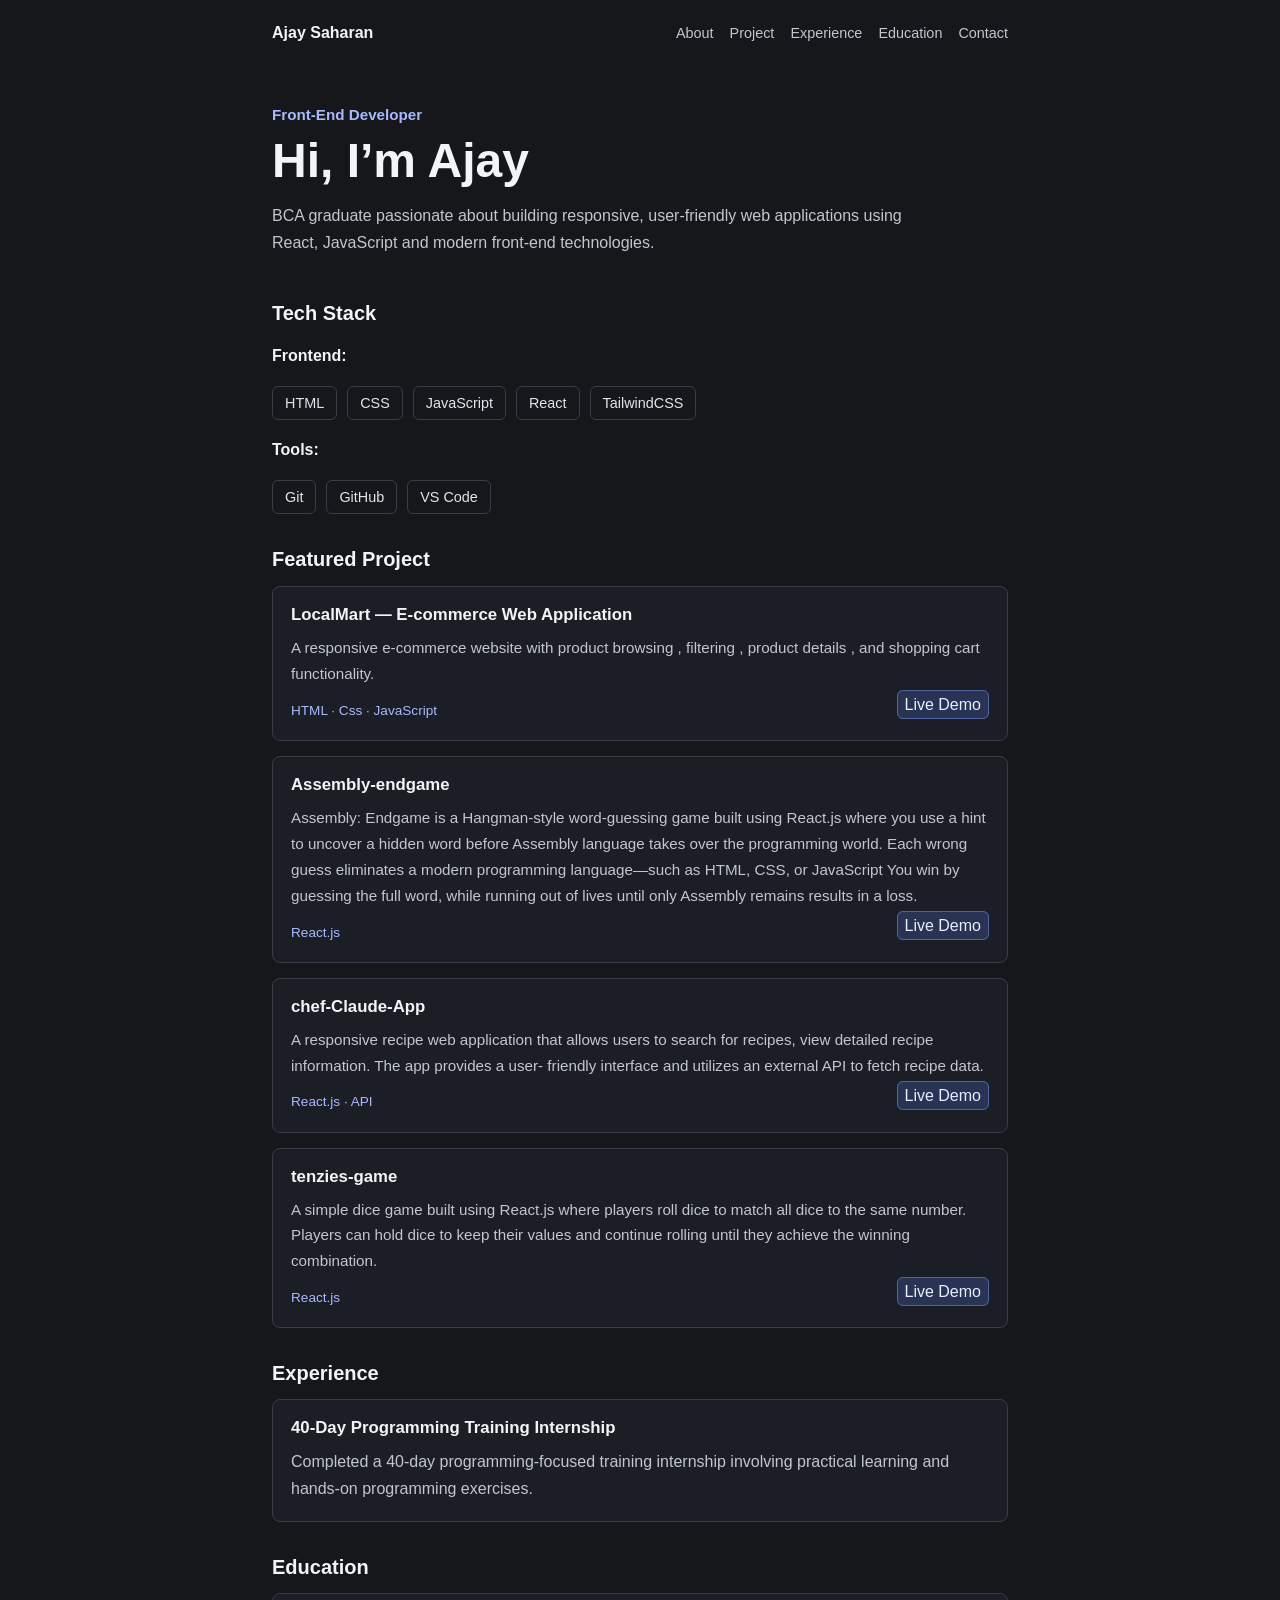
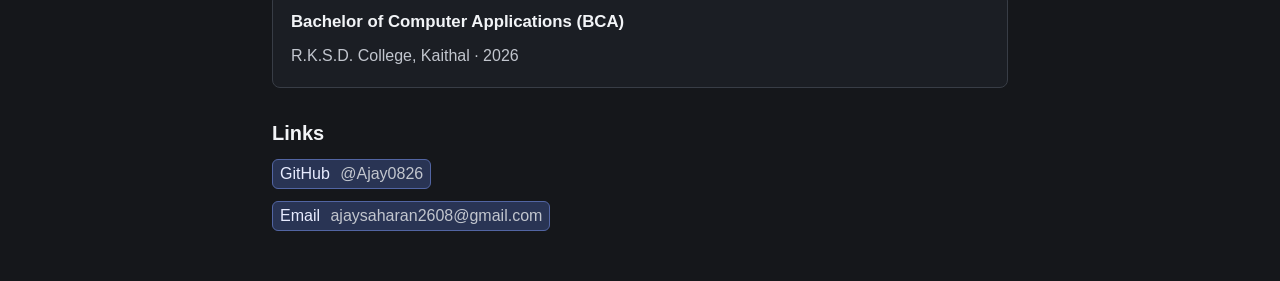
<file: index.html>
<!doctype html>
<html lang="en">
  <head>
    <meta charset="UTF-8" />
    <meta name="viewport" content="width=device-width, initial-scale=1.0" />
    <title>Ajay Saharan | Portfolio</title>
    <link rel="stylesheet" href="portifolio.css" />
  </head>
  <body>
    <div class="page-shell">
      <header class="topbar">
        <a class="brand" href="#about">Ajay Saharan</a>
        <nav class="nav">
          <a href="#about">About</a>
          <a href="#work">Project</a>
          <a href="#experience">Experience</a>
          <a href="#education">Education</a>
          <a href="#contact">Contact</a>
        </nav>
      </header>

      <main class="content">
        <section class="hero" id="about">
          <p class="eyebrow">Front-End Developer</p>
          <h1>Hi, I’m Ajay</h1>
          <p class="hero-description">
            BCA graduate passionate about building responsive, user-friendly web
            applications using React, JavaScript and modern front-end
            technologies.
          </p>
        </section>

        <section class="info-block">
          <h2>Tech Stack</h2>
          <h4>Frontend:</h4>
          <div class="skills-list" aria-label="Technologies">
            <span class="skill-tag">HTML</span>
            <span class="skill-tag">CSS</span>
            <span class="skill-tag">JavaScript</span>
            <span class="skill-tag">React</span>
            <span class="skill-tag">TailwindCSS</span>
          </div>
          <h4>Tools:</h4>
          <div class="skills-list" aria-label="Technologies_Tool">
            <span class="skill-tag">Git</span>
            <span class="skill-tag">GitHub</span>
            <span class="skill-tag">VS Code</span>
          </div>
        </section>

        <section class="projects-section" id="work">
          <h2>Featured Project</h2>
          <div class="projects-grid">
            <article class="project-card">
              <h3>LocalMart — E-commerce Web Application</h3>
              <p>
                A responsive e-commerce website with product browsing ,
                filtering , product details , and shopping cart functionality.
              </p>
              <div class="project-tech-link">
                <p class="project-tech">HTML · Css · JavaScript</p>
                <span class="project-card_span"
                  ><a
                    href="https://local-mart-three.vercel.app/"
                    target="_blank"
                    >Live Demo</a
                  ></span
                >
              </div>
            </article>
          </div>
          <div class="projects-grid">
            <article class="project-card">
              <h3>Assembly-endgame</h3>
              <p>
                Assembly: Endgame is a Hangman-style word-guessing game built
                using React.js where you use a hint to uncover a hidden word
                before Assembly language takes over the programming world. Each
                wrong guess eliminates a modern programming language—such as
                HTML, CSS, or JavaScript You win by guessing the full word,
                while running out of lives until only Assembly remains results
                in a loss.
              </p>
              <div class="project-tech-link">
                <p class="project-tech">React.js</p>
                <span class="project-card_span"
                  ><a
                    href="https://react-omega-one-36.vercel.app/"
                    target="_blank"
                    >Live Demo</a
                  ></span
                >
              </div>
            </article>
          </div>
          <div class="projects-grid">
            <article class="project-card">
              <h3>chef-Claude-App</h3>
              <p>
                A responsive recipe web application that allows users to search
                for recipes, view detailed recipe information. The app provides
                a user- friendly interface and utilizes an external API to fetch
                recipe data.
              </p>
              <div class="project-tech-link">
                <p class="project-tech">React.js · API</p>
                <span class="project-card_span"
                  ><a href="https://react-27pv.vercel.app/" target="_blank"
                    >Live Demo</a
                  ></span
                >
              </div>
            </article>
          </div>
          <div class="projects-grid">
            <article class="project-card">
              <h3>tenzies-game</h3>
              <p>
                A simple dice game built using React.js where players roll dice
                to match all dice to the same number. Players can hold dice to
                keep their values and continue rolling until they achieve the
                winning combination.
              </p>
              <div class="project-tech-link">
                <p class="project-tech">React.js</p>
                <span class="project-card_span"
                  ><a href="https://react-z6cp.vercel.app/" target="_blank"
                    >Live Demo</a
                  ></span
                >
              </div>
            </article>
          </div>
        </section>

        <section class="details-section" id="experience">
          <h2>Experience</h2>
          <article class="detail-card">
            <h3>40-Day Programming Training Internship</h3>
            <p>
              Completed a 40-day programming-focused training internship
              involving practical learning and hands-on programming exercises.
            </p>
          </article>
        </section>

        <section class="details-section" id="education">
          <h2>Education</h2>
          <article class="detail-card">
            <h3>Bachelor of Computer Applications (BCA)</h3>
            <p>R.K.S.D. College, Kaithal · 2026</p>
          </article>
        </section>

        <section class="details-section" id="contact">
          <h2>Links</h2>
          <div class="contact-links">
            <a
              href="https://github.com/Ajay0826"
              target="_blank"
              rel="noopener noreferrer"
            >
              GitHub <span>@Ajay0826</span>
            </a>
            <a href="mailto:ajaysaharan2608@gmail.com">
              Email <span>ajaysaharan2608@gmail.com</span>
            </a>
          </div>
        </section>
      </main>
    </div>
  </body>
</html>
</file>
<file: portifolio.css>
:root {
  font-family: Arial, sans-serif;
  color: #f2f4f7;
  background: #15171b;
}

* {
  box-sizing: border-box;
}

html {
  scroll-behavior: smooth;
}

body {
  margin: 0;
  background: #15171b;
}

a {
  text-decoration: none;
  color: inherit;
}

h1,
h2,
h3,
p {
  margin: 0;
}

.page-shell {
  width: min(800px, calc(100% - 40px));
  min-height: 100vh;
  margin: 0 auto;
  padding: 24px 32px 40px;
}

.topbar {
  display: flex;
  align-items: center;
  justify-content: space-between;
  gap: 20px;
  padding-bottom: 32px;
}

.brand {
  font-weight: 700;
}

.nav {
  display: flex;
  align-items: center;
  flex-wrap: wrap;
  gap: 16px;
  color: #c2c6ce;
  font-size: 0.9rem;
}

.nav a:hover,
.contact-links a:hover {
  color: #fff;
}

.hero {
  padding: 32px 0 12px;
}

.eyebrow {
  margin-bottom: 10px;
  color: #a9b8ff;
  font-size: 0.95rem;
  font-weight: 600;
}

.hero h1 {
  margin-bottom: 14px;
  font-size: clamp(2rem, 5vw, 3rem);
}

.hero-description,
.info-block p,
.project-card p,
.detail-card p {
  color: #c2c6ce;
  line-height: 1.7;
}

.hero-description {
  max-width: 650px;
}

h2 {
  margin-bottom: 14px;
  font-size: 1.25rem;
}

.info-block,
.projects-section,
.details-section {
  margin-top: 34px;
}

.skills-list,
.contact-links {
  display: flex;
  flex-wrap: wrap;
  gap: 10px;
  margin-bottom: 10px;
}

.skill-tag {
  padding: 8px 12px;
  border: 1px solid #383d46;
  border-radius: 6px;
  color: #e2e5ea;
  font-size: 0.9rem;
}

.projects-grid {
  display: grid;
  grid-template-columns: 1fr;
  margin-top: 15px;
}

.project-card,
.detail-card {
  padding: 18px;
  border: 1px solid #383d46;
  border-radius: 8px;
  background: #1b1e24;
}

.project-card h3,
.detail-card h3 {
  margin-bottom: 10px;
  font-size: 1.05rem;
}

.project-card p {
  font-size: 0.95rem;
}

.project-tech-link {
  display: flex;
  justify-content: space-between;
  align-items: center;
}

.project-card .project-tech {
  margin-top: 12px;
  color: #a9b8ff;
  font-size: 0.85rem;
}

.contact-links {
  flex-direction: column;
  gap: 12px;
}

.contact-links span {
  margin-left: 6px;
  color: #c2c6ce;
}
.contact-links a,
.project-card_span a {
  border: 1px solid #5265a3;
  border-radius: 6px;
  background: #293454;
  color: #e8ecff;
  width: fit-content;
  padding: 5px 7px;
  transition: background-color 0.2s ease;
}

.contact-links a:hover {
  background: #35446e;
}

@media (max-width: 620px) {
  .page-shell {
    width: 100%;
    padding: 20px;
  }

  .topbar {
    flex-direction: column;
    align-items: flex-start;
    gap: 16px;
  }

  .nav {
    gap: 12px;
    font-size: 0.85rem;
  }
}
</file>
